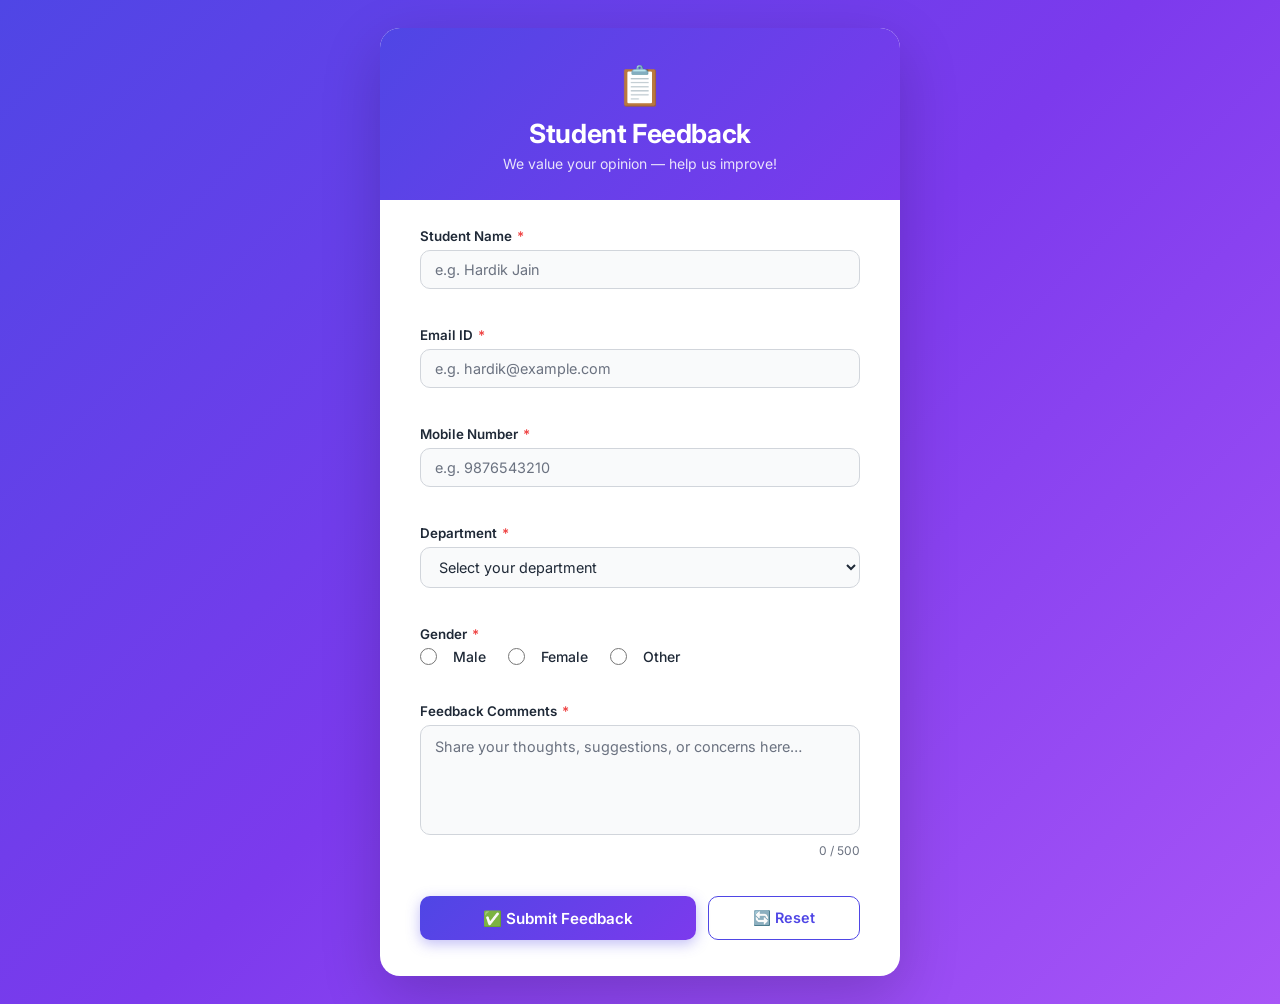
<file: index.html>
<!DOCTYPE html>
<html lang="en">

<head>
  <meta charset="UTF-8" />
  <meta name="viewport" content="width=device-width, initial-scale=1.0" />
  <meta name="description" content="Student Feedback Registration Form – share your feedback about your academic experience." />
  <title>Student Feedback Registration</title>
  <link rel="preconnect" href="https://fonts.googleapis.com" />
  <link rel="preconnect" href="https://fonts.gstatic.com" crossorigin />
  <link href="https://fonts.googleapis.com/css2?family=Inter:wght@400;500;600;700&display=swap" rel="stylesheet" />
  <link rel="stylesheet" href="style.css" />
</head>

<body>

  <div class="container">

    <div class="form-header">
      <div class="header-icon">📋</div>
      <h1>Student Feedback</h1>
      <p class="subtitle">We value your opinion — help us improve!</p>
    </div>

    <form id="feedbackForm" onsubmit="return validateForm()" novalidate>

      <!-- Student Name -->
      <div class="form-group">
        <label for="studentName">Student Name <span class="required">*</span></label>
        <input
          type="text"
          id="studentName"
          name="studentName"
          placeholder="e.g. Hardik Jain"
          autocomplete="name"
        />
        <span class="error-msg" id="nameError"></span>
      </div>

      <!-- Email ID -->
      <div class="form-group">
        <label for="studentEmail">Email ID <span class="required">*</span></label>
        <input
          type="email"
          id="studentEmail"
          name="studentEmail"
          placeholder="e.g. hardik@example.com"
          autocomplete="email"
        />
        <span class="error-msg" id="emailError"></span>
      </div>

      <!-- Mobile Number -->
      <div class="form-group">
        <label for="mobileNumber">Mobile Number <span class="required">*</span></label>
        <input
          type="tel"
          id="mobileNumber"
          name="mobileNumber"
          placeholder="e.g. 9876543210"
          maxlength="10"
          autocomplete="tel"
        />
        <span class="error-msg" id="mobileError"></span>
      </div>

      <!-- Department -->
      <div class="form-group">
        <label for="department">Department <span class="required">*</span></label>
        <select id="department" name="department">
          <option value="" disabled selected>Select your department</option>
          <option value="cse">Computer Science &amp; Engineering</option>
          <option value="it">Information Technology</option>
          <option value="ece">Electronics &amp; Communication Engineering</option>
          <option value="mech">Mechanical Engineering</option>
          <option value="civil">Civil Engineering</option>
          <option value="mba">Master of Business Administration</option>
          <option value="mca">Master of Computer Applications</option>
        </select>
        <span class="error-msg" id="deptError"></span>
      </div>

      <!-- Gender -->
      <div class="form-group">
        <label>Gender <span class="required">*</span></label>
        <div class="radio-group">
          <label class="radio-label">
            <input type="radio" name="gender" id="genderMale" value="Male" />
            <span class="radio-custom"></span> Male
          </label>
          <label class="radio-label">
            <input type="radio" name="gender" id="genderFemale" value="Female" />
            <span class="radio-custom"></span> Female
          </label>
          <label class="radio-label">
            <input type="radio" name="gender" id="genderOther" value="Other" />
            <span class="radio-custom"></span> Other
          </label>
        </div>
        <span class="error-msg" id="genderError"></span>
      </div>

      <!-- Feedback Comments -->
      <div class="form-group">
        <label for="feedbackComments">Feedback Comments <span class="required">*</span></label>
        <textarea
          id="feedbackComments"
          name="feedbackComments"
          rows="4"
          placeholder="Share your thoughts, suggestions, or concerns here…"
        ></textarea>
        <span class="char-count" id="charCount">0 / 500</span>
        <span class="error-msg" id="feedbackError"></span>
      </div>

      <!-- Buttons -->
      <div class="btn-group">
        <button type="submit" id="submitBtn">✅ Submit Feedback</button>
        <button type="reset"  id="resetBtn"  onclick="resetForm()">🔄 Reset</button>
      </div>

    </form>

  </div>

  <script>
    /* ── Character counter ── */
    const textarea  = document.getElementById("feedbackComments");
    const charCount = document.getElementById("charCount");
    const MAX_CHARS = 500;

    textarea.addEventListener("input", () => {
      const len = textarea.value.length;
      charCount.textContent = `${len} / ${MAX_CHARS}`;
      charCount.style.color = len > MAX_CHARS ? "#ef4444" : "#6b7280";
    });

    /* ── Validation ── */
    function showError(id, msg) {
      document.getElementById(id).textContent = msg;
    }
    function clearErrors() {
      ["nameError","emailError","mobileError","deptError","genderError","feedbackError"]
        .forEach(id => document.getElementById(id).textContent = "");
    }

    function validateForm() {
      clearErrors();
      let valid = true;

      const name     = document.getElementById("studentName").value.trim();
      const email    = document.getElementById("studentEmail").value.trim();
      const mobile   = document.getElementById("mobileNumber").value.trim();
      const dept     = document.getElementById("department").value;
      const gender   = document.querySelector("input[name='gender']:checked");
      const feedback = textarea.value.trim();

      if (!name) {
        showError("nameError", "Student name is required.");
        valid = false;
      }

      const emailRe = /^[^\s@]+@[^\s@]+\.[a-z]{2,}$/i;
      if (!emailRe.test(email)) {
        showError("emailError", "Please enter a valid email address.");
        valid = false;
      }

      const mobileRe = /^[6-9]\d{9}$/;
      if (!mobileRe.test(mobile)) {
        showError("mobileError", "Enter a valid 10-digit Indian mobile number.");
        valid = false;
      }

      if (!dept) {
        showError("deptError", "Please select your department.");
        valid = false;
      }

      if (!gender) {
        showError("genderError", "Please select your gender.");
        valid = false;
      }

      if (feedback.length < 10) {
        showError("feedbackError", "Feedback must be at least 10 characters.");
        valid = false;
      } else if (feedback.length > MAX_CHARS) {
        showError("feedbackError", `Feedback cannot exceed ${MAX_CHARS} characters.`);
        valid = false;
      }

      if (valid) {
        alert("✅ Thank you! Your feedback has been submitted successfully.");
      }
      return false; // prevent actual page reload
    }

    /* ── Reset ── */
    function resetForm() {
      clearErrors();
      charCount.textContent = `0 / ${MAX_CHARS}`;
      charCount.style.color = "#6b7280";
    }
  </script>

</body>
</html>
</file>
<file: style.css>
/* =============================================
   Student Feedback Registration Form – Styles
   ============================================= */

*, *::before, *::after {
  box-sizing: border-box;
  margin: 0;
  padding: 0;
}

:root {
  --primary:       #4f46e5;
  --primary-dark:  #3730a3;
  --primary-light: #eef2ff;
  --danger:        #ef4444;
  --success:       #22c55e;
  --border:        #d1d5db;
  --text:          #1f2937;
  --text-muted:    #6b7280;
  --bg-input:      #f9fafb;
  --card:          #ffffff;
  --radius:        10px;
  --shadow:        0 20px 60px rgba(0, 0, 0, 0.18);
  --transition:    0.2s ease;
}

body {
  font-family: 'Inter', Arial, sans-serif;
  background: linear-gradient(135deg, #4f46e5 0%, #7c3aed 50%, #a855f7 100%);
  min-height: 100vh;
  display: flex;
  align-items: center;
  justify-content: center;
  padding: 28px 16px;
}

/* ── Card ──────────────────────────────────────────── */
.container {
  width: 100%;
  max-width: 520px;
  background: var(--card);
  border-radius: 20px;
  box-shadow: var(--shadow);
  overflow: hidden;
}

/* ── Header ────────────────────────────────────────── */
.form-header {
  background: linear-gradient(135deg, #4f46e5 0%, #7c3aed 100%);
  padding: 34px 40px 28px;
  text-align: center;
  color: #fff;
}

.header-icon {
  font-size: 2.4rem;
  margin-bottom: 8px;
  animation: bounce 2s infinite;
}

@keyframes bounce {
  0%, 100% { transform: translateY(0); }
  50%       { transform: translateY(-6px); }
}

.form-header h1 {
  font-size: 1.65rem;
  font-weight: 700;
  letter-spacing: -0.4px;
}

.form-header .subtitle {
  margin-top: 6px;
  font-size: 0.875rem;
  opacity: 0.85;
}

/* ── Form body ─────────────────────────────────────── */
form {
  padding: 28px 40px 36px;
}

/* ── Form groups ───────────────────────────────────── */
.form-group {
  margin-bottom: 18px;
  position: relative;
}

.form-group > label {
  display: block;
  font-size: 0.835rem;
  font-weight: 600;
  color: var(--text);
  margin-bottom: 6px;
}

.required {
  color: var(--danger);
  margin-left: 2px;
}

/* ── Inputs / Select / Textarea ─────────────────────── */
input[type="text"],
input[type="email"],
input[type="tel"],
select,
textarea {
  width: 100%;
  padding: 10px 14px;
  border: 1.5px solid var(--border);
  border-radius: var(--radius);
  font-family: inherit;
  font-size: 0.9rem;
  color: var(--text);
  background: var(--bg-input);
  transition: border-color var(--transition), box-shadow var(--transition), background var(--transition);
  outline: none;
  resize: none;
}

input::placeholder,
textarea::placeholder {
  color: var(--text-muted);
}

input:focus,
select:focus,
textarea:focus {
  border-color: var(--primary);
  box-shadow: 0 0 0 3px rgba(79, 70, 229, 0.15);
  background: #fff;
}

textarea {
  min-height: 110px;
  line-height: 1.5;
}

/* ── Character counter ─────────────────────────────── */
.char-count {
  display: block;
  text-align: right;
  font-size: 0.75rem;
  color: var(--text-muted);
  margin-top: 4px;
}

/* ── Error messages ────────────────────────────────── */
.error-msg {
  display: block;
  font-size: 0.775rem;
  color: var(--danger);
  margin-top: 4px;
  min-height: 16px;
}

/* ── Radio group ───────────────────────────────────── */
.radio-group {
  display: flex;
  gap: 22px;
  flex-wrap: wrap;
  margin-top: 6px;
}

.radio-label {
  display: flex;
  align-items: center;
  gap: 8px;
  font-size: 0.875rem;
  font-weight: 500;
  color: var(--text);
  cursor: pointer;
  user-select: none;
}

.radio-label input[type="radio"] {
  width: 17px;
  height: 17px;
  accent-color: var(--primary);
  cursor: pointer;
}

/* ── Button group ──────────────────────────────────── */
.btn-group {
  display: flex;
  gap: 12px;
  margin-top: 10px;
}

/* Submit */
#submitBtn {
  flex: 2;
  padding: 12px;
  background: linear-gradient(135deg, #4f46e5 0%, #7c3aed 100%);
  color: #fff;
  border: none;
  border-radius: var(--radius);
  font-family: inherit;
  font-size: 0.95rem;
  font-weight: 600;
  cursor: pointer;
  transition: opacity var(--transition), transform var(--transition), box-shadow var(--transition);
  box-shadow: 0 4px 14px rgba(79, 70, 229, 0.35);
}

#submitBtn:hover {
  opacity: 0.9;
  transform: translateY(-1px);
  box-shadow: 0 6px 20px rgba(79, 70, 229, 0.45);
}

#submitBtn:active {
  transform: translateY(0);
  opacity: 1;
}

/* Reset */
#resetBtn {
  flex: 1;
  padding: 12px;
  background: transparent;
  color: var(--primary);
  border: 1.5px solid var(--primary);
  border-radius: var(--radius);
  font-family: inherit;
  font-size: 0.9rem;
  font-weight: 600;
  cursor: pointer;
  transition: background var(--transition), color var(--transition);
}

#resetBtn:hover {
  background: var(--primary-light);
}

/* ── Responsive ────────────────────────────────────── */
@media (max-width: 540px) {
  .form-header,
  form {
    padding-left: 20px;
    padding-right: 20px;
  }

  .radio-group {
    gap: 14px;
  }

  .btn-group {
    flex-direction: column;
  }

  #submitBtn,
  #resetBtn {
    flex: unset;
    width: 100%;
  }
}
</file>
